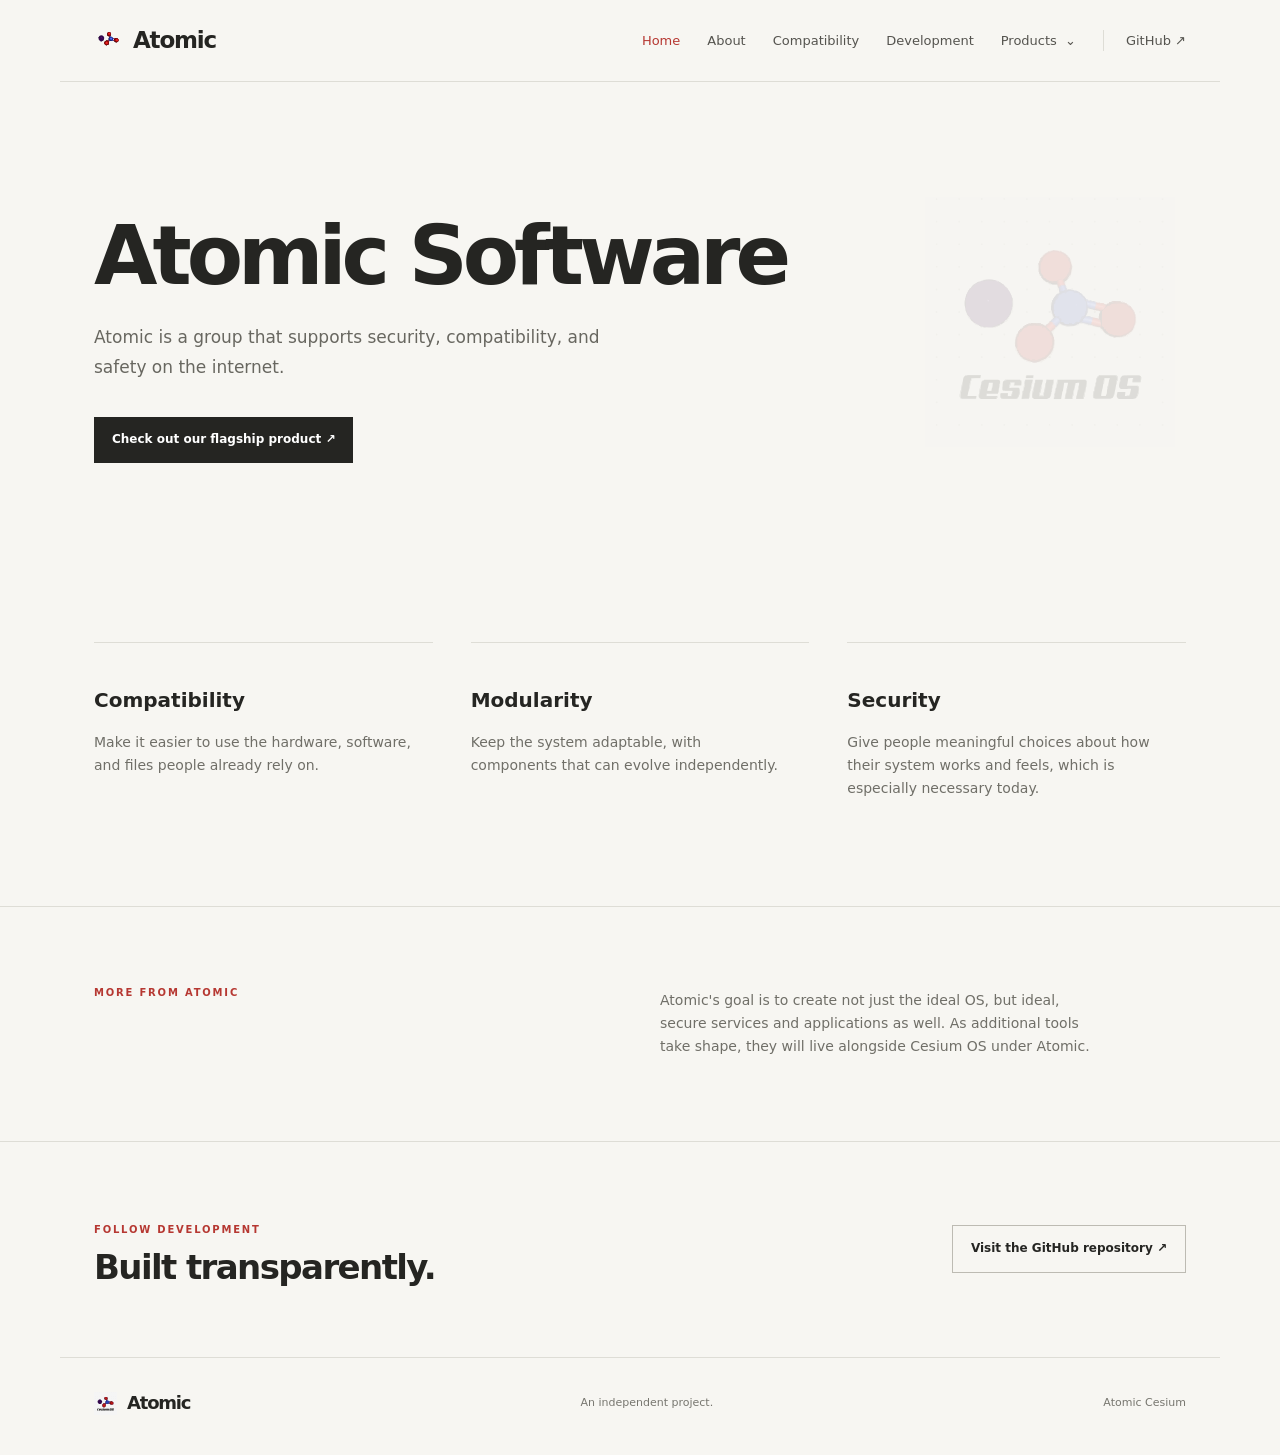
<file: index.html>
<!doctype html>
<html lang="en">
<head>
  <meta charset="utf-8">
  <meta name="viewport" content="width=device-width, initial-scale=1">
  <meta name="description" content="Cesium is an independent operating system project focused on compatibility, modularity, and user control.">
  <title>Atomic</title>
  <link rel="icon" href="assets/cesiumatom.svg" type="image/svg+xml">
  <link rel="stylesheet" href="assets/site.css">
  <script src="assets/site.js" defer></script>
</head>
<body>
<header class="site-header">
  <a class="brand" href="index.html" aria-label="Cesium home"><img src="assets/cesiumatom.svg" alt=""><span>Atomic</span></a>
  <button class="menu-toggle" aria-expanded="false" aria-controls="primary-nav">Menu</button>
  <nav id="primary-nav" class="primary-nav" aria-label="Main navigation">
    <a class="active" href="index.html">Home</a>
    <a href="about.html">About</a>
    <a href="compatibility.html">Compatibility</a>
    <a href="development.html">Development</a>
    <div class="nav-dropdown">
      <button class="dropdown-toggle" aria-expanded="false">Products <span aria-hidden="true">⌄</span></button>
      <div class="dropdown-menu">
        <a href="cesium.html"><strong>Cesium</strong><small>The operating system</small></a>
        <a href="silicon.html"><strong>Silicon</strong><small>Privacy-first Chromium browser</small></a>
        <a href="otherprojects.html"><strong>Other projects</strong><small>More from Atomic</small></a>
      </div>
    </div>
    <a class="nav-github" href="https://github.com/jwalk117/cesium">GitHub <span aria-hidden="true">↗</span></a>
  </nav>
</header>
<main>
  <section class="hero">
    <h1>Atomic Software</h1>
    <p class="hero-copy">Atomic is a group that supports security, compatibility, and safety on the internet.</p>
    <div class="hero-actions"><a class="button button-dark" href="https://jwalk117.github.io/cesium.github.io/cesium.html">Check out our flagship product ↗</a></div>
    <div class="hero-mark" aria-hidden="true"><img src="assets/cesiumlogo.svg" alt=""></div>
  </section>

  <section class="principles">
    <div class="principle"><span></span><h3>Compatibility</h3><p>Make it easier to use the hardware, software, and files people already rely on.</p></div>
    <div class="principle"><span></span><h3>Modularity</h3><p>Keep the system adaptable, with components that can evolve independently.</p></div>
    <div class="principle"><span></span><h3>Security</h3><p>Give people meaningful choices about how their system works and feels, which is especially necessary today.</p></div>
  </section>

  <section class="project-row" id="projects">
    <div><p class="eyebrow">MORE FROM ATOMIC</p></div>
    <p>Atomic's goal is to create not just the ideal OS, but ideal, secure services and applications as well. As additional tools take shape, they will live alongside Cesium OS under Atomic.</p>
  </section>

  <section class="status-strip"><div><p class="eyebrow">FOLLOW DEVELOPMENT</p><h2>Built transparently.</h2></div><a class="button button-outline" href="https://github.com/jwalk117/cesium">Visit the GitHub repository ↗</a></section>
</main>
<footer class="site-footer"><a class="brand" href="index.html"><img src="assets/cesiumlogo.svg" alt=""><span>Atomic</span></a><p>An independent project.</p><span>Atomic Cesium</span></footer>
</body>
</html>
</file>
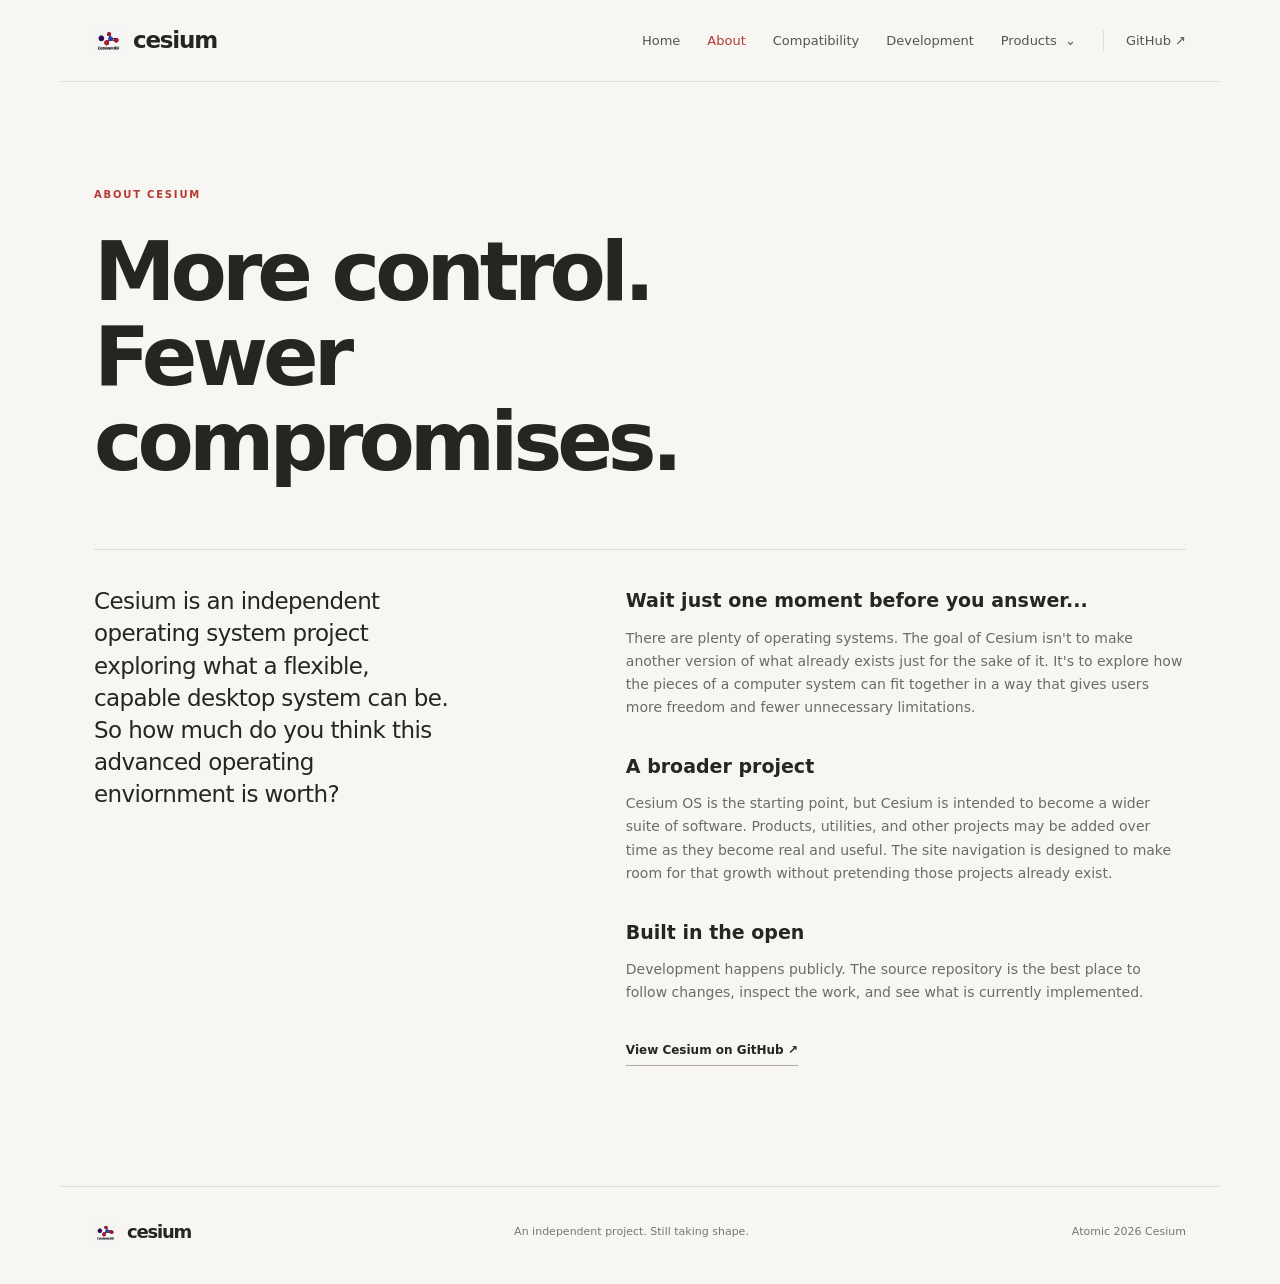
<file: about.html>
<!doctype html>
<html lang="en">
<head><meta charset="utf-8"><meta name="viewport" content="width=device-width, initial-scale=1"><meta name="description" content="Learn about the Cesium operating system project."><title>About — Cesium</title><link rel="icon" href="assets/cesiumatom.svg" type="image/svg+xml"><link rel="stylesheet" href="assets/site.css"><script src="assets/site.js" defer></script></head>
<body>
<header class="site-header"><a class="brand" href="index.html"><img src="assets/cesiumlogo.svg" alt=""><span>cesium</span></a><button class="menu-toggle" aria-expanded="false" aria-controls="primary-nav">Menu</button><nav id="primary-nav" class="primary-nav" aria-label="Main navigation"><a href="index.html">Home</a><a class="active" href="about.html">About</a><a href="compatibility.html">Compatibility</a><a href="development.html">Development</a><div class="nav-dropdown"><button class="dropdown-toggle" aria-expanded="false">Products <span aria-hidden="true">⌄</span></button><div class="dropdown-menu"><a href="cesium.html"><strong>Cesium OS</strong><small>The operating system</small></a><a href="silicon.html"><strong>Silicon</strong><small>Privacy-first Chromium browser</small></a><a href="otherprojects.html"><strong>Other projects</strong><small>More from Atomic</small></a></div></div><a class="nav-github" href="https://github.com/jwalk117/cesium">GitHub ↗</a></nav></header>
<main class="inner-page"><p class="eyebrow">ABOUT CESIUM</p><h1>More control.<br>Fewer compromises.</h1><div class="article-grid"><p class="article-lead">Cesium is an independent operating system project exploring what a flexible, capable desktop system can be. So how much do you think this advanced operating enviornment is worth?</p><div class="article-body"><h2>Wait just one moment before you answer...</h2><p>There are plenty of operating systems. The goal of Cesium isn't to make another version of what already exists just for the sake of it. It's to explore how the pieces of a computer system can fit together in a way that gives users more freedom and fewer unnecessary limitations.</p><h2>A broader project</h2><p>Cesium OS is the starting point, but Cesium is intended to become a wider suite of software. Products, utilities, and other projects may be added over time as they become real and useful. The site navigation is designed to make room for that growth without pretending those projects already exist.</p><h2>Built in the open</h2><p>Development happens publicly. The source repository is the best place to follow changes, inspect the work, and see what is currently implemented.</p><a class="text-link" href="https://github.com/jwalk117/cesium">View Cesium on GitHub ↗</a></div></div></main>
<footer class="site-footer"><a class="brand" href="index.html"><img src="assets/cesiumlogo.svg" alt=""><span>cesium</span></a><p>An independent project. Still taking shape.</p><span>Atomic <span data-year></span> Cesium</span></footer>
</body></html>
</file>
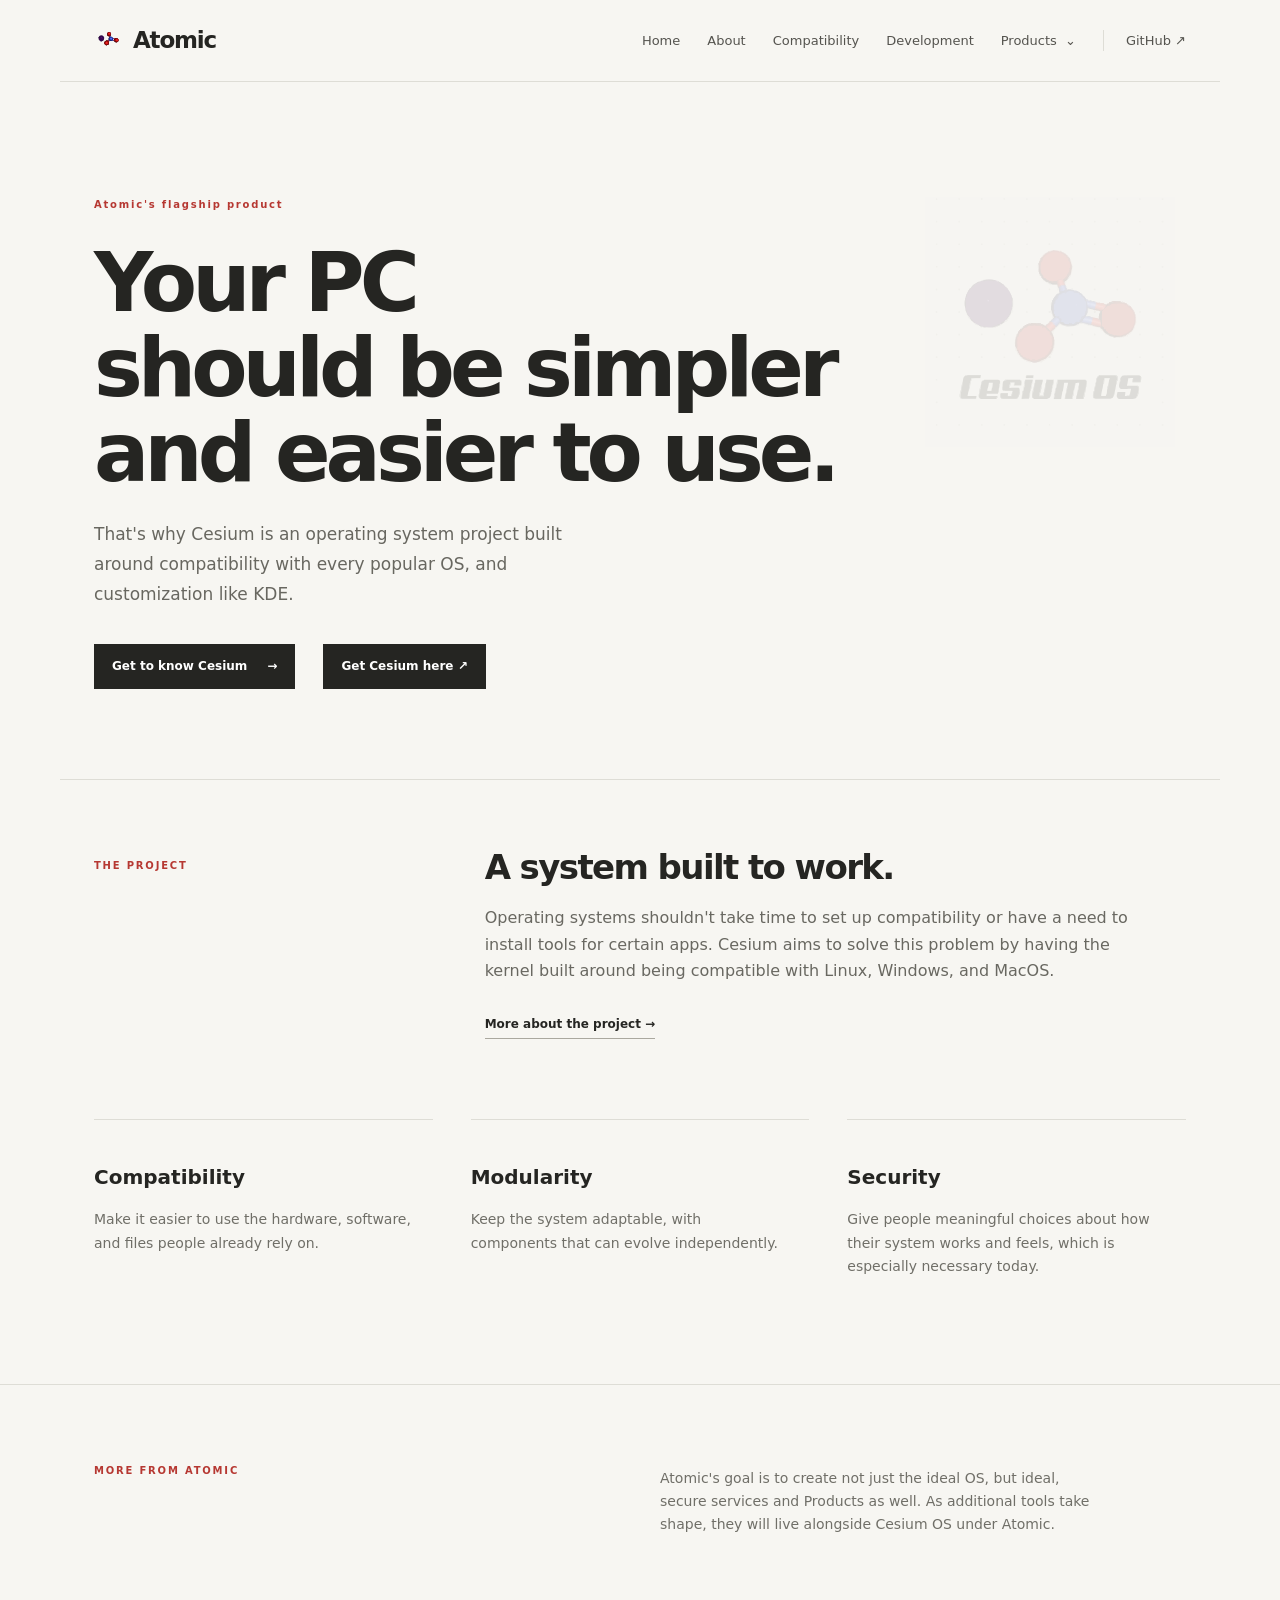
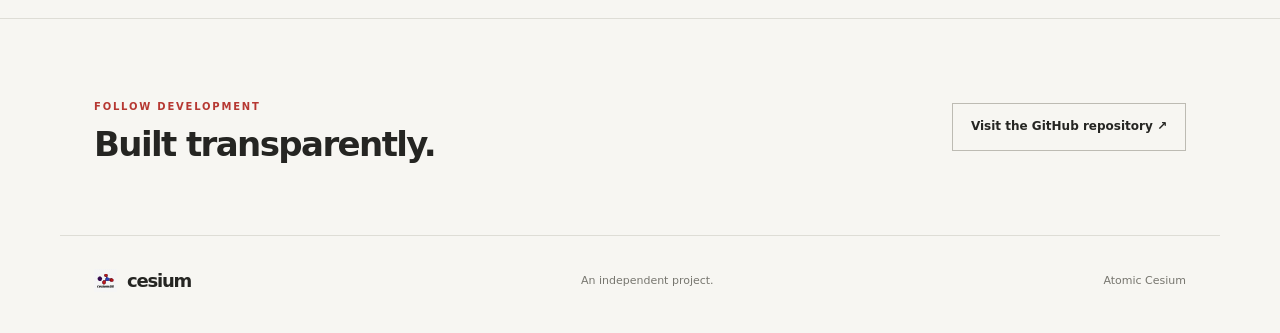
<file: cesium.html>
<!doctype html>
<html lang="en">
<head>
  <meta charset="utf-8">
  <meta name="viewport" content="width=device-width, initial-scale=1">
  <meta name="description" content="Cesium is an independent operating system project focused on compatibility, modularity, and user control.">
  <title>Cesium — Atomic</title>
  <link rel="icon" href="assets/cesiumatom.svg" type="image/svg+xml">
  <link rel="stylesheet" href="assets/site.css">
  <script src="assets/site.js" defer></script>
</head>
<body>
<header class="site-header">
  <a class="brand" href="index.html" aria-label="Cesium home"><img src="assets/cesiumatom.svg" alt=""><span>Atomic</span></a>
  <button class="menu-toggle" aria-expanded="false" aria-controls="primary-nav">Menu</button>
  <nav id="primary-nav" class="primary-nav" aria-label="Main navigation">
    <a href="index.html">Home</a>
    <a href="about.html">About</a>
    <a href="compatibility.html">Compatibility</a>
    <a href="development.html">Development</a>
    <div class="nav-dropdown">
      <button class="dropdown-toggle" aria-expanded="false">Products <span aria-hidden="true">⌄</span></button>
      <div class="dropdown-menu">
        <a class="active" href="cesium.html"><strong>Cesium</strong><small>The operating system</small></a>
        <a href="silicon.html"><strong>Silicon</strong><small>Privacy-first Chromium browser</small></a>
        <a href="otherprojects.html"><strong>Other projects</strong><small>More from Atomic</small></a>
      </div>
    </div>
    <a class="nav-github" href="https://github.com/jwalk117/cesium">GitHub <span aria-hidden="true">↗</span></a>
  </nav>
</header>
<main>
  <section class="hero">
    <p class="eyebrow">Atomic's flagship product</p>
    <h1>Your PC<br>should be simpler and easier to use.</h1>
    <p class="hero-copy">That's why Cesium is an operating system project built around compatibility with every popular OS, and customization like KDE.</p>
    <div class="hero-actions"><a class="button button-dark" href="about.html">Get to know Cesium <span>→</span></a><a class="button button-dark" href="https://jwalk117.github.io/cesium.github.io/downloads/cesium-0.0.1-slither.py" download>Get Cesium here ↗</a></div>
    <div class="hero-mark" aria-hidden="true"><img src="assets/cesiumlogo.svg" alt=""></div>
  </section>

  <section class="intro-grid" id="cesium-os">
    <p class="section-index">THE PROJECT</p>
    <div><h2>A system built to work.</h2><p>Operating systems shouldn't take time to set up compatibility or have a need to install tools for certain apps. Cesium aims to solve this problem by having the kernel built around being compatible with Linux, Windows, and MacOS.</p><a class="text-link" href="about.html">More about the project →</a></div>
  </section>

  <section class="principles">
    <div class="principle"><span></span><h3>Compatibility</h3><p>Make it easier to use the hardware, software, and files people already rely on.</p></div>
    <div class="principle"><span></span><h3>Modularity</h3><p>Keep the system adaptable, with components that can evolve independently.</p></div>
    <div class="principle"><span></span><h3>Security</h3><p>Give people meaningful choices about how their system works and feels, which is especially necessary today.</p></div>
  </section>

  <section class="project-row" id="projects">
    <div><p class="eyebrow">MORE FROM ATOMIC</p></div>
    <p>Atomic's goal is to create not just the ideal OS, but ideal, secure services and Products as well. As additional tools take shape, they will live alongside Cesium OS under Atomic.</p>
  </section>

  <section class="status-strip"><div><p class="eyebrow">FOLLOW DEVELOPMENT</p><h2>Built transparently.</h2></div><a class="button button-outline" href="https://github.com/jwalk117/cesium">Visit the GitHub repository ↗</a></section>
</main>
<footer class="site-footer"><a class="brand" href="index.html"><img src="assets/cesiumlogo.svg" alt=""><span>cesium</span></a><p>An independent project.</p><span>Atomic Cesium</span></footer>
</body>
</html>
</file>
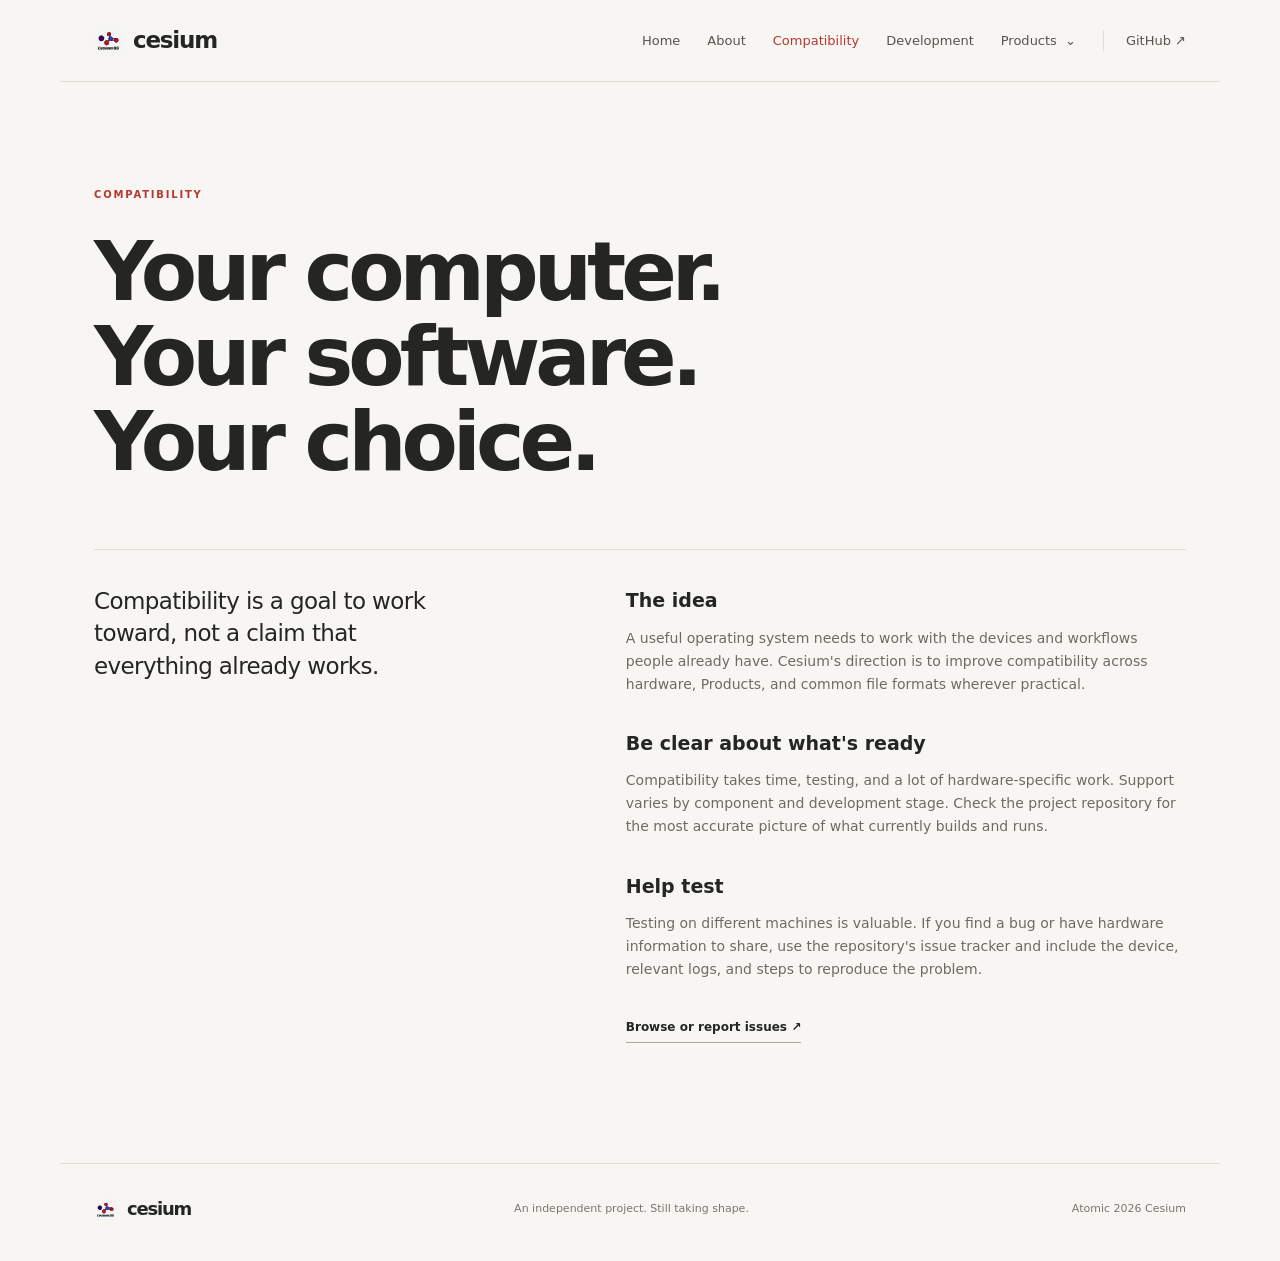
<file: compatibility.html>
<!doctype html>
<html lang="en">
<head><meta charset="utf-8"><meta name="viewport" content="width=device-width, initial-scale=1"><meta name="description" content="Cesium's compatibility goals and current direction."><title>Compatibility — Cesium</title><link rel="icon" href="assets/cesiumatom.svg" type="image/svg+xml"><link rel="stylesheet" href="assets/site.css"><script src="assets/site.js" defer></script></head>
<body>
<header class="site-header"><a class="brand" href="index.html"><img src="assets/cesiumlogo.svg" alt=""><span>cesium</span></a><button class="menu-toggle" aria-expanded="false" aria-controls="primary-nav">Menu</button><nav id="primary-nav" class="primary-nav" aria-label="Main navigation"><a href="index.html">Home</a><a href="about.html">About</a><a class="active" href="compatibility.html">Compatibility</a><a href="development.html">Development</a><div class="nav-dropdown"><button class="dropdown-toggle" aria-expanded="false">Products <span aria-hidden="true">⌄</span></button><div class="dropdown-menu"><a href="cesium.html"><strong>Cesium OS</strong><small>The operating system</small></a><a href="silicon.html"><strong>Silicon</strong><small>Privacy-first Chromium browser</small></a><a href="otherprojects.html"><strong>Other projects</strong><small>More from Atomic</small></a></div></div><a class="nav-github" href="https://github.com/jwalk117/cesium">GitHub ↗</a></nav></header>
<main class="inner-page"><p class="eyebrow">COMPATIBILITY</p><h1>Your computer.<br>Your software.<br>Your choice.</h1><div class="article-grid"><p class="article-lead">Compatibility is a goal to work toward, not a claim that everything already works.</p><div class="article-body"><h2>The idea</h2><p>A useful operating system needs to work with the devices and workflows people already have. Cesium's direction is to improve compatibility across hardware, Products, and common file formats wherever practical.</p><h2>Be clear about what's ready</h2><p>Compatibility takes time, testing, and a lot of hardware-specific work. Support varies by component and development stage. Check the project repository for the most accurate picture of what currently builds and runs.</p><h2>Help test</h2><p>Testing on different machines is valuable. If you find a bug or have hardware information to share, use the repository's issue tracker and include the device, relevant logs, and steps to reproduce the problem.</p><a class="text-link" href="https://github.com/jwalk117/cesium/issues">Browse or report issues ↗</a></div></div></main>
<footer class="site-footer"><a class="brand" href="index.html"><img src="assets/cesiumlogo.svg" alt=""><span>cesium</span></a><p>An independent project. Still taking shape.</p><span>Atomic <span data-year></span> Cesium</span></footer>
</body></html>
</file>
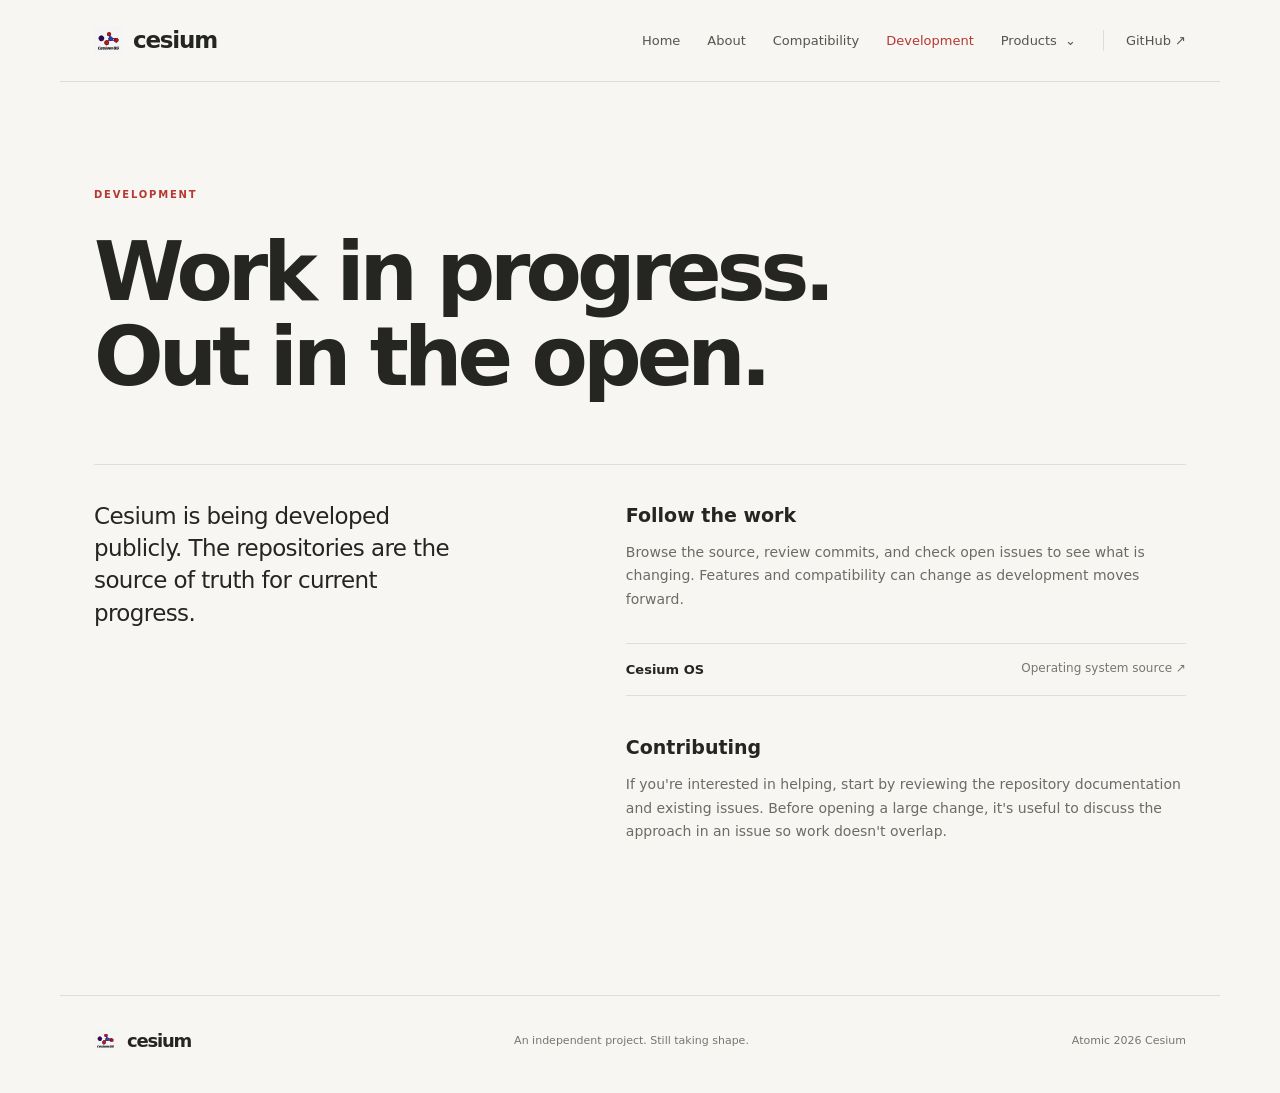
<file: development.html>
<!doctype html>
<html lang="en">
<head><meta charset="utf-8"><meta name="viewport" content="width=device-width, initial-scale=1"><meta name="description" content="Follow Cesium development on GitHub."><title>Development — Cesium</title><link rel="icon" href="assets/cesiumatom.svg" type="image/svg+xml"><link rel="stylesheet" href="assets/site.css"><script src="assets/site.js" defer></script></head>
<body>
<header class="site-header"><a class="brand" href="index.html"><img src="assets/cesiumlogo.svg" alt=""><span>cesium</span></a><button class="menu-toggle" aria-expanded="false" aria-controls="primary-nav">Menu</button><nav id="primary-nav" class="primary-nav" aria-label="Main navigation"><a href="index.html">Home</a><a href="about.html">About</a><a href="compatibility.html">Compatibility</a><a class="active" href="development.html">Development</a><div class="nav-dropdown"><button class="dropdown-toggle" aria-expanded="false">Products <span aria-hidden="true">⌄</span></button><div class="dropdown-menu"><a href="cesium.html"><strong>Cesium OS</strong><small>The operating system</small></a><a href="silicon.html"><strong>Silicon</strong><small>Privacy-first Chromium browser</small></a><a href="otherprojects.html"><strong>Other projects</strong><small>More from Atomic</small></a></div></div><a class="nav-github" href="https://github.com/jwalk117/cesium">GitHub ↗</a></nav></header>
<main class="inner-page"><p class="eyebrow">DEVELOPMENT</p><h1>Work in progress.<br>Out in the open.</h1><div class="article-grid"><p class="article-lead">Cesium is being developed publicly. The repositories are the source of truth for current progress.</p><div class="article-body"><h2>Follow the work</h2><p>Browse the source, review commits, and check open issues to see what is changing. Features and compatibility can change as development moves forward.</p><div class="repo-links"><a href="https://github.com/jwalk117/cesium"><strong>Cesium OS</strong><span>Operating system source ↗</span></a></span></a></div><h2>Contributing</h2><p>If you're interested in helping, start by reviewing the repository documentation and existing issues. Before opening a large change, it's useful to discuss the approach in an issue so work doesn't overlap.</p></div></div></main>
<footer class="site-footer"><a class="brand" href="index.html"><img src="assets/cesiumlogo.svg" alt=""><span>cesium</span></a><p>An independent project. Still taking shape.</p><span>Atomic <span data-year></span> Cesium</span></footer>
</body></html>
</file>
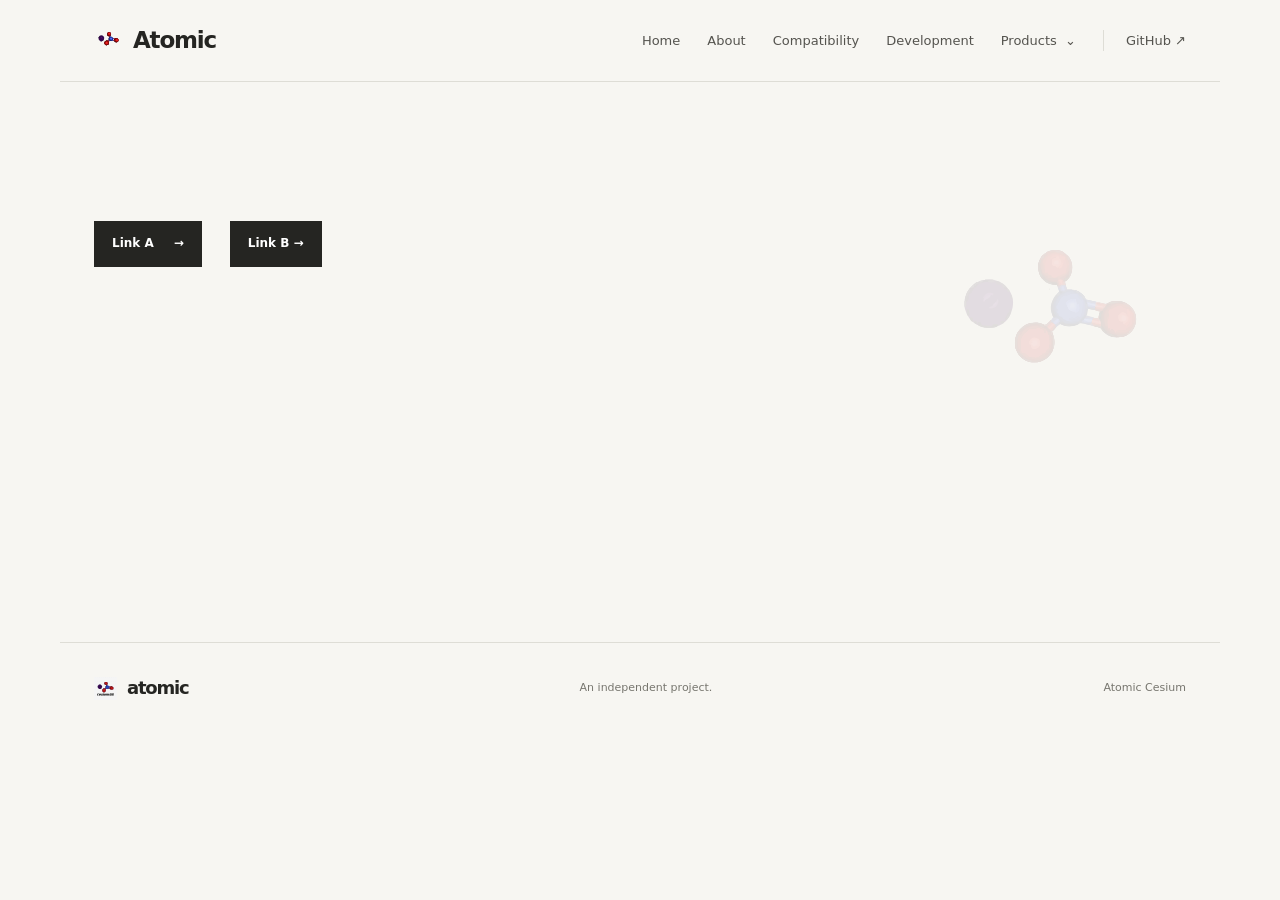
<file: otherprojects.html>
<!doctype html>
<html lang="en">
<head>
  <meta charset="utf-8">
  <meta name="viewport" content="width=device-width, initial-scale=1">
  <meta name="description" content="Cesium is an independent operating system project focused on compatibility, modularity, and user control.">
  <title>More — Atomic</title>
  <link rel="icon" href="assets/cesiumatom.svg" type="image/svg+xml">
  <link rel="stylesheet" href="assets/site.css">
  <script src="assets/site.js" defer></script>
</head>
<body>
<header class="site-header">
  <a class="brand" href="index.html" aria-label="Cesium home"><img src="assets/cesiumatom.svg" alt=""><span>Atomic</span></a>
  <button class="menu-toggle" aria-expanded="false" aria-controls="primary-nav">Menu</button>
  <nav id="primary-nav" class="primary-nav" aria-label="Main navigation">
    <a href="index.html">Home</a>
    <a href="about.html">About</a>
    <a href="compatibility.html">Compatibility</a>
    <a href="development.html">Development</a>
    <div class="nav-dropdown">
      <button class="dropdown-toggle" aria-expanded="false">Products <span aria-hidden="true">⌄</span></button>
      <div class="dropdown-menu">
        <a href="cesium.html"><strong>Cesium</strong><small>The operating system</small></a>
        <a href="silicon.html"><strong>Silicon</strong><small>Privacy-first Chromium browser</small></a>
        <a class="active" href="otherprojects.html"><strong>Other projects</strong><small>More from Atomic</small></a>
      </div>
    </div>
    <a class="nav-github" href="https://github.com/jwalk117/cesium">GitHub <span aria-hidden="true">↗</span></a>
  </nav>
</header>
<main>
  <section class="hero">
    <div class="hero-actions"><a class="button button-dark" href="about.html">Link A <span>→</span></a><a class="button button-dark" href="https://jwalk117.github.io/cesium.github.io/downloads/CesiumOSalphaSlither.py">Link B →</a></div>
    <div class="hero-mark" aria-hidden="true"><img src="assets/cesiumatom.svg" alt=""></div>
  </section>
  
</main>
<footer class="site-footer"><a class="brand" href="index.html"><img src="assets/cesiumlogo.svg" alt=""><span>atomic</span></a><p>An independent project.</p><span>Atomic Cesium</span></footer>
</body>
</html>
</file>
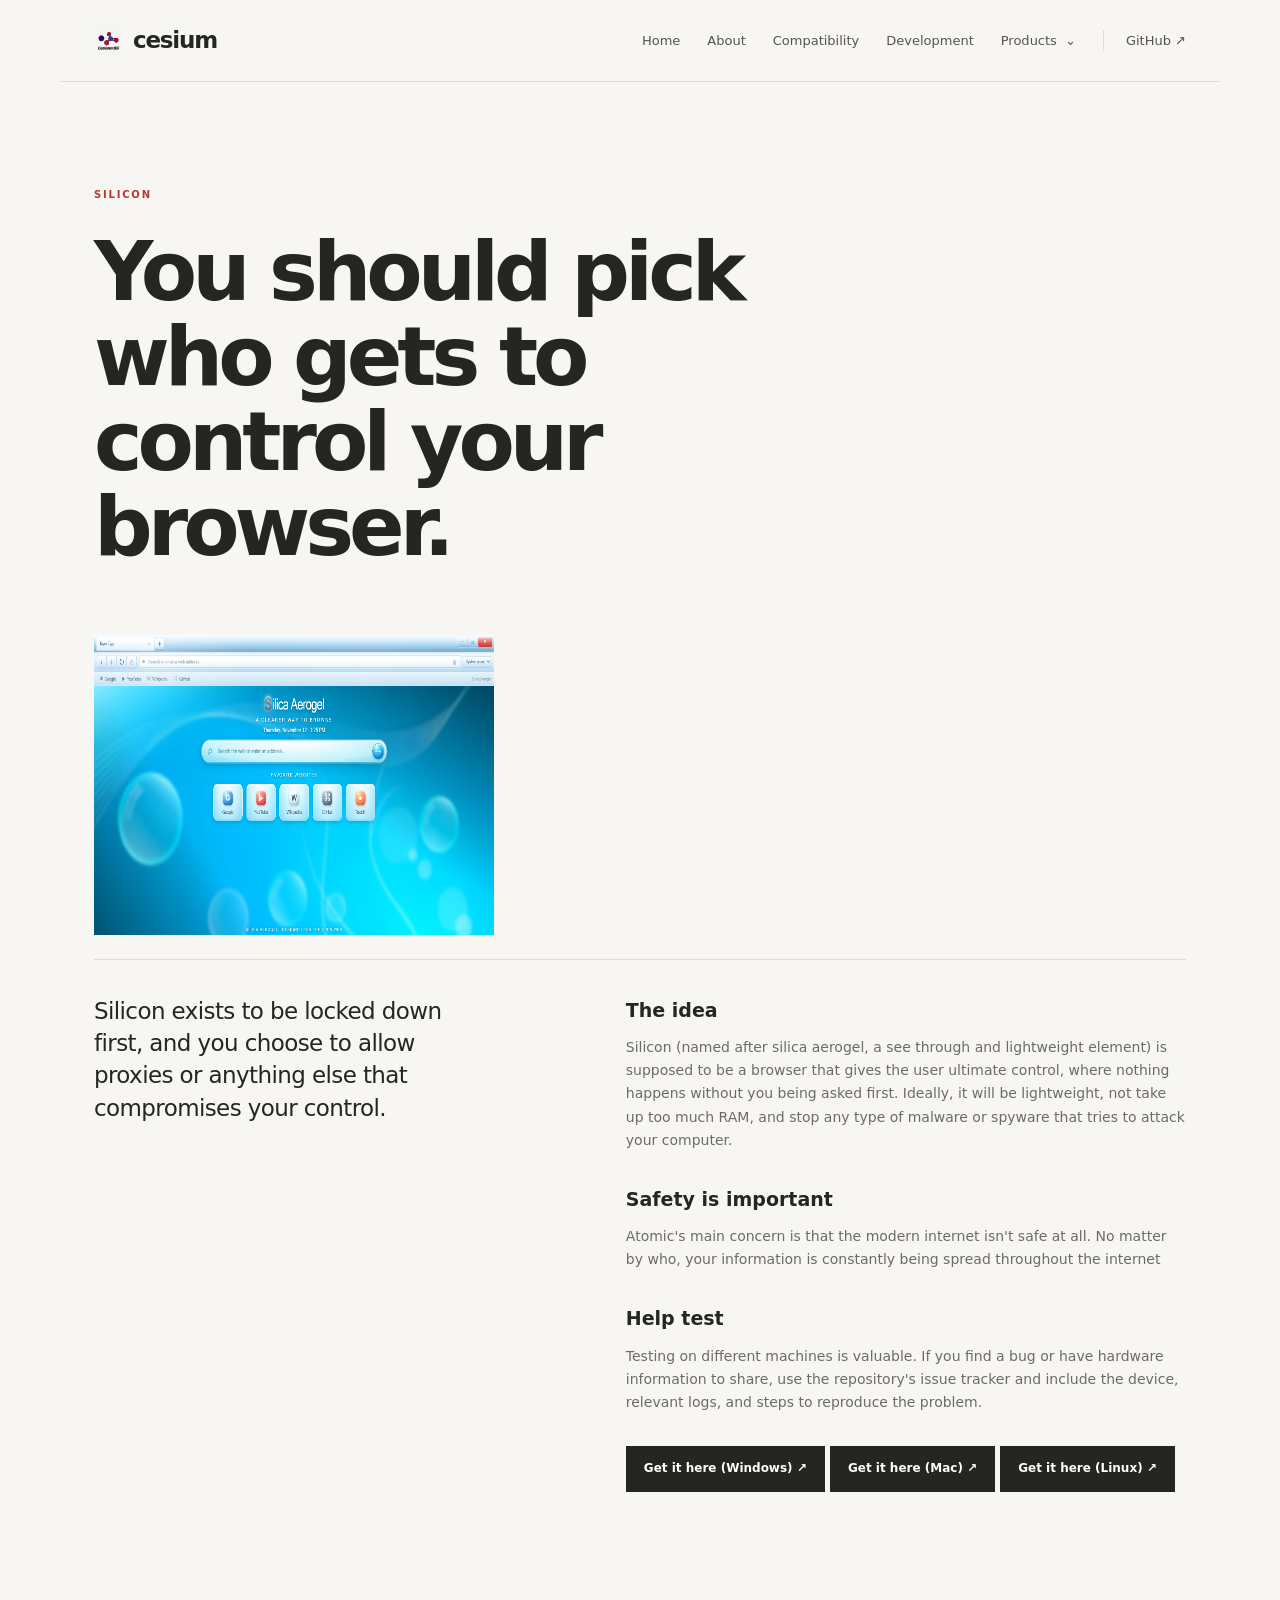
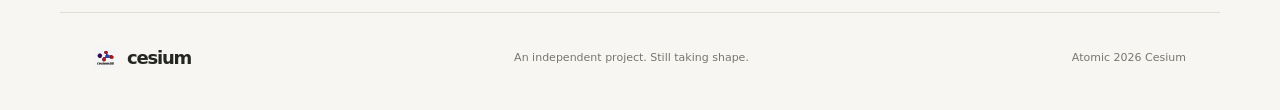
<file: silicon.html>
<!doctype html>
<html lang="en">
<head><meta charset="utf-8"><meta name="viewport" content="width=device-width, initial-scale=1"><meta name="description" content="Atomic's security browser."><title>Silicon - Atomic</title><link rel="icon" href="assets/cesiumatom.svg" type="image/svg+xml"><link rel="stylesheet" href="assets/site.css"><script src="assets/site.js" defer></script></head>
<body>
<header class="site-header"><a class="brand" href="index.html"><img src="assets/cesiumlogo.svg" alt=""><span>cesium</span></a><button class="menu-toggle" aria-expanded="false" aria-controls="primary-nav">Menu</button><nav id="primary-nav" class="primary-nav" aria-label="Main navigation"><a href="index.html">Home</a><a href="about.html">About</a><a href="compatibility.html">Compatibility</a><a href="development.html">Development</a><div class="nav-dropdown"><button class="dropdown-toggle" aria-expanded="false">Products <span aria-hidden="true">⌄</span></button><div class="dropdown-menu"><a href="cesium.html"><strong>Cesium OS</strong><small>The operating system</small></a><a class="active" href="silicon.html"><strong>Silicon</strong><small>Privacy-first Chromium browser</small></a><a href="otherprojects.html"><strong>Other projects</strong><small>More from Atomic</small></a></div></div><a class="nav-github" href="https://github.com/jwalk117/cesium">GitHub ↗</a></nav></header>
<main class="inner-page"><p class="eyebrow">SILICON</p><h1>You should pick who gets to control your browser.</h1><p><img src="assets/homepage.png" width="400" height="300"></p><div class="article-grid"><p class="article-lead">Silicon exists to be locked down first, and you choose to allow proxies or anything else that compromises your control.</p><div class="article-body"><h2>The idea</h2><p>Silicon (named after silica aerogel, a see through and lightweight element) is supposed to be a browser that gives the user ultimate control, where nothing happens without you being asked first. Ideally, it will be lightweight, not take up too much RAM, and stop any type of malware or spyware that tries to attack your computer.</p><h2>Safety is important</h2><p>Atomic's main concern is that the modern internet isn't safe at all. No matter by who, your information is constantly being spread throughout the internet</p><h2>Help test</h2><p>Testing on different machines is valuable. If you find a bug or have hardware information to share, use the repository's issue tracker and include the device, relevant logs, and steps to reproduce the problem.</p><a class="button button-dark" href="https://jwalk117.github.io/cesium.github.io/downloads/silicon.vbs" download>Get it here (Windows) ↗</a> <a class="button button-dark" href="https://jwalk117.github.io/cesium.github.io/downloads/silicon.vbs" download>Get it here (Mac) ↗</a> <a class="button button-dark" href="https://jwalk117.github.io/cesium.github.io/downloads/silicon.vbs" download>Get it here (Linux) ↗</a></div></div></main>
<footer class="site-footer"><a class="brand" href="index.html"><img src="assets/cesiumlogo.svg" alt=""><span>cesium</span></a><p>An independent project. Still taking shape.</p><span>Atomic <span data-year></span> Cesium</span></footer>
</body></html>
</file>
<file: assets/site.css>
:root{--paper:#f7f6f2;--ink:#252522;--muted:#77766f;--line:#deddd6;--red:#b63832;--max:1160px}*{box-sizing:border-box}html{scroll-behavior:smooth}body{margin:0;background:var(--paper);color:var(--ink);font-family:Inter,ui-sans-serif,system-ui,-apple-system,BlinkMacSystemFont,"Segoe UI",sans-serif;font-size:16px;line-height:1.65}a{color:inherit;text-decoration:none}.site-header{height:82px;max-width:var(--max);margin:auto;padding:0 34px;display:flex;align-items:center;justify-content:space-between;border-bottom:1px solid var(--line)}.brand{display:inline-flex;align-items:center;gap:10px;font-size:23px;font-weight:650;letter-spacing:-1.2px}.brand img{width:29px;height:29px}.primary-nav{display:flex;align-items:center;gap:27px;font-size:13px;color:#55544f}.primary-nav>a,.dropdown-toggle{transition:color .2s}.primary-nav a:hover,.dropdown-toggle:hover,.primary-nav .active{color:var(--red)}.nav-github{padding-left:22px;border-left:1px solid var(--line)}.nav-dropdown{position:relative}.dropdown-toggle{border:0;background:none;color:inherit;font:inherit;cursor:pointer;padding:12px 0}.dropdown-toggle span{margin-left:4px}.dropdown-menu{display:none;position:absolute;top:100%;right:0;width:220px;padding:8px;background:#fff;border:1px solid var(--line);box-shadow:0 12px 30px #24221b12;z-index:5}.nav-dropdown.open .dropdown-menu,.nav-dropdown:focus-within .dropdown-menu{display:block}.dropdown-menu a{display:block;padding:10px 12px;color:var(--ink)}.dropdown-menu a:hover{background:var(--paper)}.dropdown-menu strong,.dropdown-menu small{display:block}.dropdown-menu strong{font-size:13px}.dropdown-menu small{font-size:11px;color:var(--muted)}.menu-toggle{display:none}.hero{max-width:var(--max);min-height:560px;margin:auto;padding:105px 34px 90px;position:relative;overflow:hidden}.eyebrow,.section-index{font-size:10px;font-weight:700;letter-spacing:1.8px;color:var(--red)}.hero h1,.inner-page h1{font-size:clamp(48px,7vw,82px);line-height:1.04;letter-spacing:-5px;font-weight:550;margin:26px 0 25px;max-width:760px}.hero-copy{max-width:520px;color:#686760;font-size:17px;line-height:1.75}.hero-actions{display:flex;align-items:center;gap:28px;margin-top:34px}.button{display:inline-flex;align-items:center;gap:20px;padding:13px 18px;font-size:12px;font-weight:600}.button-dark{background:var(--ink);color:white}.button-dark:hover{background:var(--red)}.text-link{font-size:12px;font-weight:650;border-bottom:1px solid #aaa89f;padding-bottom:4px}.text-link:hover{color:var(--red);border-color:var(--red)}.hero-mark{position:absolute;right:45px;top:115px;width:250px;opacity:.10}.hero-mark img{width:100%}.intro-grid{max-width:var(--max);margin:auto;padding:68px 34px 80px;border-top:1px solid var(--line);display:grid;grid-template-columns:1fr 2fr;gap:40px}.intro-grid h2,.project-row h2,.status-strip h2{font-size:34px;line-height:1.15;letter-spacing:-1.6px;font-weight:550;margin:0 0 18px}.intro-grid p:not(.section-index){max-width:650px;color:#696861}.intro-grid .text-link{display:inline-block;margin-top:14px}.principles{max-width:var(--max);margin:auto;padding:0 34px 92px;display:grid;grid-template-columns:repeat(3,1fr);gap:38px}.principle{border-top:1px solid var(--line);padding-top:18px}.principle span{font-size:11px;color:var(--red)}.principle h3{font-size:20px;font-weight:550;margin:23px 0 8px}.principle p,.project-row>p{font-size:14px;color:#706f68;max-width:320px}.project-row{border-top:1px solid var(--line);border-bottom:1px solid var(--line);padding:68px max(34px,calc((100% - 1092px)/2));display:grid;grid-template-columns:1fr 1fr;gap:40px}.project-row h2{margin-top:14px}.project-row>p{align-self:end;max-width:430px}.status-strip{max-width:var(--max);margin:auto;padding:70px 34px;display:flex;justify-content:space-between;align-items:center}.status-strip h2{margin:10px 0 0}.button-outline{border:1px solid #bdbbb3}.button-outline:hover{border-color:var(--red);color:var(--red)}.site-footer{max-width:var(--max);margin:auto;padding:25px 34px 32px;border-top:1px solid var(--line);display:flex;align-items:center;justify-content:space-between;color:var(--muted);font-size:11px}.site-footer .brand{color:var(--ink);font-size:18px}.site-footer .brand img{width:23px;height:23px}.inner-page{max-width:var(--max);margin:auto;padding:95px 34px 120px;min-height:70vh}.inner-page h1{margin-top:25px;margin-bottom:65px}.article-grid{border-top:1px solid var(--line);padding-top:35px;display:grid;grid-template-columns:1fr 1.2fr;gap:65px}.article-lead{font-size:23px;line-height:1.4;letter-spacing:-.6px;max-width:360px;margin:0}.article-body{max-width:620px}.article-body h2{font-size:19px;font-weight:600;margin:0 0 10px}.article-body p{font-size:14px;color:#6c6b64;margin:0 0 32px}.article-body .text-link{display:inline-block;margin-top:-10px}.repo-links{border-top:1px solid var(--line);margin:22px 0 36px}.repo-links a{display:flex;justify-content:space-between;gap:20px;padding:15px 0;border-bottom:1px solid var(--line);font-size:13px}.repo-links a span{color:var(--muted);font-size:12px}.repo-links a:hover strong{color:var(--red)}@media(max-width:760px){.site-header{height:70px;padding:0 22px}.menu-toggle{display:block;border:1px solid var(--line);background:transparent;padding:7px 11px;font:inherit;font-size:12px}.primary-nav{display:none;position:absolute;top:70px;left:0;right:0;background:var(--paper);padding:18px 22px 24px;border-bottom:1px solid var(--line);z-index:10;align-items:stretch;gap:8px;flex-direction:column}.primary-nav.open{display:flex}.primary-nav>a,.dropdown-toggle{padding:8px 0;text-align:left}.nav-github{border:0;padding-left:0}.dropdown-menu{position:static;width:100%;box-shadow:none;margin:4px 0}.hero{min-height:510px;padding:82px 24px 70px}.hero h1,.inner-page h1{font-size:clamp(47px,12vw,66px);letter-spacing:-3px}.hero-mark{width:145px;right:20px;top:290px}.hero-copy{font-size:15px;max-width:420px}.hero-actions{align-items:flex-start;flex-direction:column;gap:20px}.intro-grid,.article-grid{grid-template-columns:1fr;gap:25px}.intro-grid{padding:52px 24px}.principles{padding:0 24px 65px;grid-template-columns:1fr;gap:25px}.principle h3{margin-top:12px}.project-row{padding:52px 24px;grid-template-columns:1fr;gap:12px}.status-strip{padding:52px 24px;align-items:flex-start;flex-direction:column;gap:24px}.site-footer{padding:22px 24px;flex-wrap:wrap;gap:10px}.site-footer p{width:100%;order:3}.inner-page{padding:70px 24px 85px}.inner-page h1{margin-bottom:42px}.article-grid{padding-top:25px}.article-lead{font-size:21px}.repo-links a{flex-direction:column;gap:3px}}@media(prefers-reduced-motion:reduce){html{scroll-behavior:auto}*{transition:none!important}}
</file>
